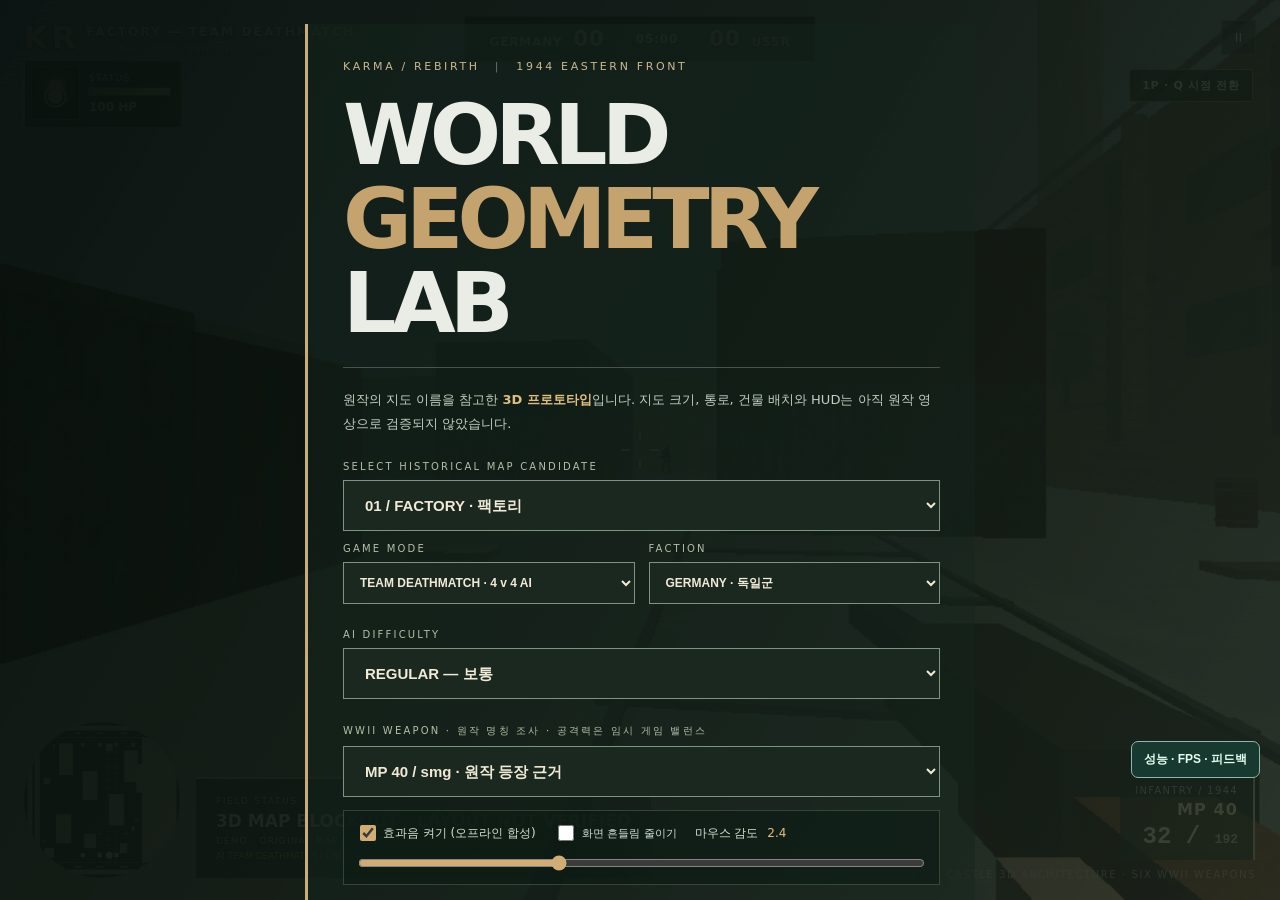
<file: site/index.html>
<!doctype html>
<html lang="ko"><head><meta charset="UTF-8"><meta name="viewport" content="width=device-width,initial-scale=1">
<title>KARMA REBIRTH · 3D Combat</title><link rel="stylesheet" href="style.css">
<script id="karma-primary-route">
// The primary entrypoint must open the current WebGL2 game, not Wave01's
// legacy canvas renderer. ?legacy=1 intentionally preserves the old demo.
(() => {
  if (new URLSearchParams(location.search).get("legacy") === "1") return;
  if (location.protocol === "file:") {
    // Browsers cannot reliably fetch the large skinned GLBs over file://.
    // Do not silently display old box-like geometry as the new 3D game.
    addEventListener("DOMContentLoaded", () => {
      const panel = document.querySelector(".overlay .menu");
      if (panel) panel.innerHTML = '<h1>KARMA REBIRTH — 3D 실행 안내</h1><p class="desc">실제 3D 병사·무기 에셋은 로컬 웹 서버에서 로딩됩니다.</p><p class="desc">Windows: 압축 해제 후 <b>PLAY_WINDOWS.bat</b>을 실행하세요.<br>Mac/Linux: 프로젝트 폴더에서 로컬 HTTP 서버를 시작한 뒤 접속하세요.</p><p><a href="three-d/index.html">3D 파일 직접 열기 (군인 GLB 로딩 제한)</a></p>';
    }, {once:true});
    return;
  }
  const game = new URL("three-d/index.html", location.href);
  game.search = location.search;
  game.hash = location.hash;
  location.replace(game.href);
})();
</script></head>
<body><main id="app" aria-label="오프라인 FPS 게임">
<canvas id="scene" width="960" height="540" aria-label="3D 전투 게임 화면"></canvas>
<div id="status" aria-live="polite" class="sr-only">시작 화면</div>
<div id="overlay" class="overlay"><section class="menu" role="dialog" aria-modal="true" aria-labelledby="heading">
<p class="eyebrow">PROJECT 2002 / OFFLINE RECONSTRUCTION <span class="dot">●</span> 1944 EASTERN FRONT</p>
<div class="flag">SINGLE-PLAYER COMBAT PROTOTYPE</div>
<h1 id="heading">KARMA<span class="slash">/</span><span class="accent">REBIRTH</span></h1>
<div class="rule"></div><p class="desc">카르마 온라인(2002)에 영감을 받은 비공식 팬메이드 재해석.<br>
과거전 · 폐허가 된 전초기지 · AI 상대 오프라인 교전</p>
<div class="mission"><span class="mission-tag">MISSION 01</span><strong>OPERATION: IRON DAWN</strong><small>12명 사살 또는 04:00 동안 살아남으십시오</small></div>
<p style="margin:16px 0 0;font-size:13px;"><a href="three-d/index.html" style="color:#e7c18a;font-weight:700;">▶ WAVE 03 / 실제 3D FACTORY · CASTLE 정찰 맵 열기</a></p>
<button id="start" type="button">작전 개시 <span>↗</span></button>
<p class="controls"><b>W A S D</b> 이동&nbsp;&nbsp;·&nbsp;&nbsp;<b>마우스</b> 조준 / 사격&nbsp;&nbsp;·&nbsp;&nbsp;<b>R</b> 재장전<br><b>1 / 2</b> 무기 교체&nbsp;&nbsp;·&nbsp;&nbsp;<b>SHIFT</b> 달리기&nbsp;&nbsp;·&nbsp;&nbsp;<b>ESC</b> 일시정지</p>
<p class="disclaimer">UNOFFICIAL TRIBUTE · NO ORIGINAL COPYRIGHTED ASSETS · NO ONLINE CONNECTION REQUIRED</p>
</section></div>
<div class="corner tl">FIELD TEST / WAVE 01</div><div class="corner tr">LOCAL BUILD · 2026</div>
</main><script src="sim.js"></script><script src="walls.js"></script><script src="soldiers.js"></script><script src="actors.js"></script><script src="visuals.js"></script><script src="game.js"></script></body></html>
</file>
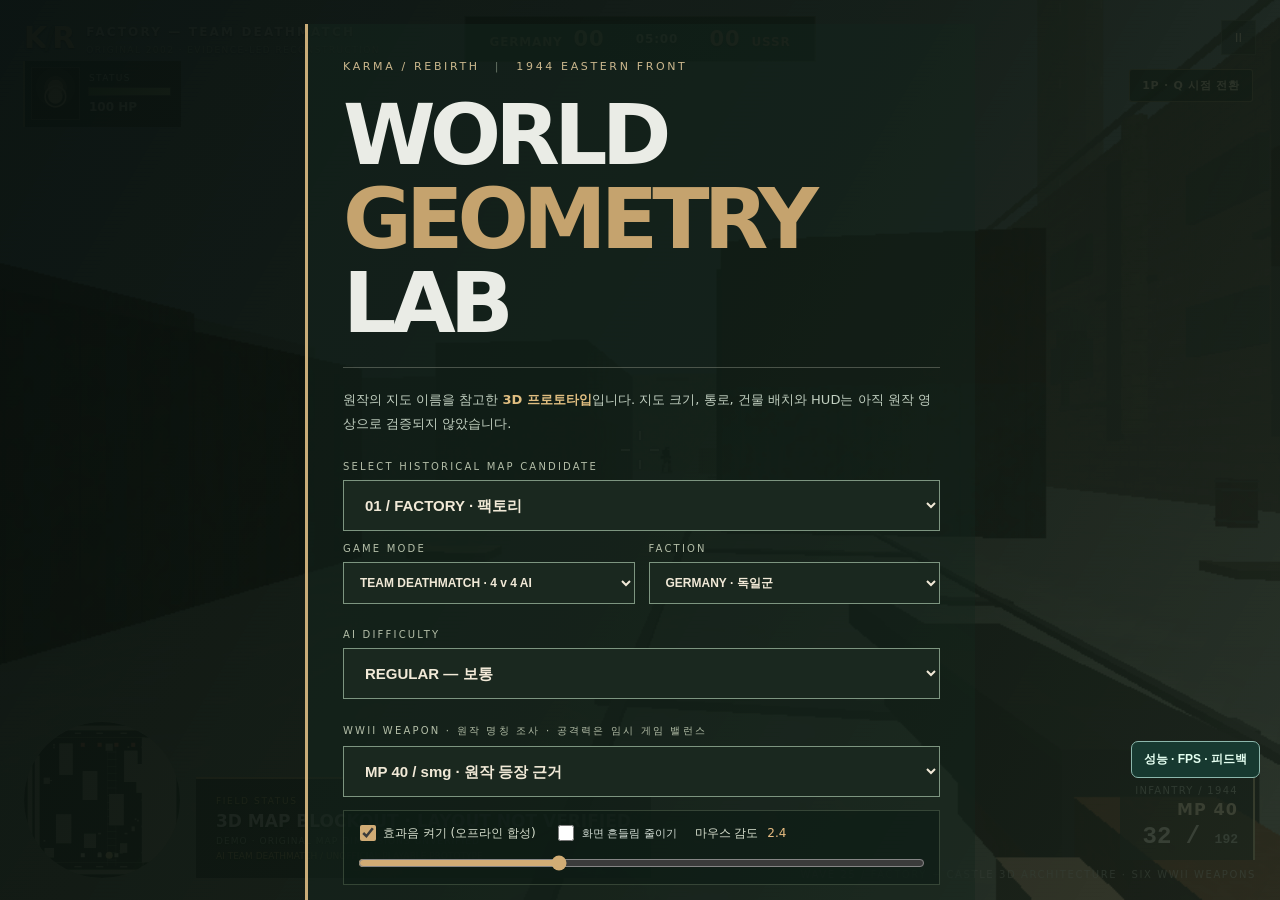
<file: site/three-d/index.html>
<!doctype html>
<html lang="ko"><head><meta charset="utf-8"><meta name="viewport" content="width=device-width, initial-scale=1">
<title>KARMA REBIRTH — Wave 25 Architectural 3D + Performance</title><link rel="stylesheet" href="style.css"><link rel="stylesheet" href="tdm.css"><link rel="stylesheet" href="wave4.css"><link rel="stylesheet" href="wave5.css"><link rel="stylesheet" href="combat-feedback.css"></head>
<body><main id="application">
<canvas id="viewport" aria-label="Factory, Castle, Training WebGL 3D first-person and third-person shooter"></canvas>
<div class="scanlines"></div>
<header><div class="brand">K<span>/</span>R</div><div><strong id="mission">FACTORY — GEOMETRY STUDY</strong><small>ORIGINAL 2002 · EVIDENCE-LED RECONSTRUCTION</small></div><button id="pause" type="button" aria-label="게임 일시정지">II</button></header>
<div id="scoreboard" role="status" aria-live="polite"><span class="axis">GERMANY <b id="score-german">00</b></span><span id="match-clock">05:00</span><span class="soviet"><b id="score-soviet">00</b> USSR</span></div>
<button id="camera-mode" type="button" aria-label="Q 시점 전환: 1인칭" aria-keyshortcuts="Q">1P · Q 시점 전환</button>
<div id="mouse-lock-status" role="status" aria-live="polite" hidden>마우스 잠금 대기 · 화면을 클릭해 조준을 고정하세요</div>
<div id="portrait" aria-label="병사 초상과 체력"><span class="soldier-portrait">◉</span><div class="vitals"><small>STATUS</small><div class="health-meter"><div id="health-fill"></div></div><span id="health-value">100 HP</span></div></div>
<div id="ammo-hud" aria-live="polite"><small>INFANTRY / 1944</small><strong id="gun-name">MP 40</strong><span><b id="hud-clip">32</b> / <b id="hud-reserve">160</b></span></div>
<div class="crosshair"><span class="north"></span><span class="west"></span><span class="east"></span><span class="south"></span></div>
<div class="bottom"><canvas id="mini" width="156" height="156" aria-label="임시 전술 미니맵"></canvas><div class="stat"><span class="label">FIELD STATUS</span><strong id="stats">READY</strong><span>DEMO · ORIGINAL MAP DIMENSIONS UNVERIFIED</span></div></div>
<div id="glow"></div><div class="survey-stamp">WAVE 25 / FACTORY + CASTLE 3D ARCHITECTURE · SIX WWII WEAPONS</div>
<aside id="benchmark" hidden aria-label="Live performance metrics"><strong>LIVE PERFORMANCE</strong><span id="bench-fps">Measuring FPS…</span><span id="bench-frame">Frame time: --</span><span id="bench-render">CPU scene/render: --</span><span id="bench-ai">AI logic: --</span><small>Actual browser RAF · not GPU timestamp · Wave 05</small></aside>
<section id="menu" aria-label="작전 메뉴" class="scrim">
  <div class="panel">
  <p class="kicker">KARMA / REBIRTH <span class="divider-pipe">|</span> 1944 EASTERN FRONT</p>
  <h1 id="menu-title">WORLD <em>GEOMETRY</em> LAB</h1>
  <p class="warning">원작의 지도 이름을 참고한 <b>3D 프로토타입</b>입니다. 지도 크기, 통로, 건물 배치와 HUD는 아직 원작 영상으로 검증되지 않았습니다.</p>
  <label for="map-picker">SELECT HISTORICAL MAP CANDIDATE</label>
  <select id="map-picker"><option value="factory">01 / FACTORY · 팩토리</option><option value="castle">02 / CASTLE · 캐슬</option><option value="training">03 / TRAINING · 자체 제작 사격장 (원본 맵 구조 미확인)</option></select>
  <div class="choice-grid"><div><label for="mode-picker">GAME MODE</label><select id="mode-picker"><option value="tdm">TEAM DEATHMATCH · 4 v 4 AI</option><option value="practice">MAP PRACTICE · 훈련</option></select></div><div><label for="team-picker">FACTION</label><select id="team-picker"><option value="german">GERMANY · 독일군</option><option value="soviet">USSR · 소련군</option></select></div></div>
  <label for="difficulty-picker">AI DIFFICULTY</label><select id="difficulty-picker"><option value="normal">REGULAR — 보통</option><option value="rookie">ROOKIE — 초급</option><option value="veteran">VETERAN — 숙련</option></select>
  <label for="weapon-picker">WWII WEAPON · 원작 명칭 조사 · 공격력은 임시 게임 밸런스</label><select id="weapon-picker" aria-label="독일군·소련군 무기 선택"></select>
  <div class="optionrow"><label class="sound-control"><input id="enable-audio" type="checkbox" checked> 효과음 켜기 (오프라인 합성)</label><label id="w23-motion-label"><input id="w23-reduce-motion" type="checkbox"> 화면 흔들림 줄이기</label><label for="sensitivity">마우스 감도 <output id="sensitivity-value">2.4</output></label><input id="sensitivity" type="range" min="1" max="5" value="2.4" step=".2"></div>
  <div class="briefing"><b>MISSION / 1944 EASTERN FRONT</b><span>4 대 4 오프라인 팀전. 아군 3명과 함께 상대 진영 AI 4명에게 맞서 20점을 먼저 달성하세요. 원작 병과/지도/유니폼을 검증한 완성본은 아닙니다.</span></div>
  <button id="start" type="button">4 : 4 전투 시작 <span>↗</span></button>
  <p class="help">Q 1·3인칭 전환 · [ / ] 무기 변경 · 3인칭 휠 줌 · WASD 이동 · Space 점프 · 마우스 시점 · 좌클릭 사격 · 우클릭 정조준 · R 재장전 · Shift 달리기 · Ctrl 앉기 · ESC 일시정지</p>
  <p class="help">WAVE 20 실제 Chrome 영상 (좌측 이전 / 우측 개선) · <a href="motion/Chrome-compare-walk.mp4" target="_blank" rel="noopener">걷기 MP4</a> · <a href="motion/Chrome-compare-shoot.mp4" target="_blank" rel="noopener">사격 MP4</a> · <a href="motion/Chrome-compare-reload.mp4" target="_blank" rel="noopener">재장전 MP4</a> · <a href="motion/Chrome-after-live-reload.mp4" target="_blank" rel="noopener">실제 탄약 교체</a> · <a href="motion/Chrome-compare-foot-lock.mp4" target="_blank" rel="noopener">실제 걷기 발 고정 비교 MP4</a></p>
  <p class="footer"><a href="../index.html?legacy=1">← WAVE 01 / 기존 게임으로 돌아가기</a> · <a href="PLAY_README_KO.txt" target="_blank" rel="noopener">오프라인 사용 설명</a> · <a href="assets/characters/LICENSE_CC0.txt" target="_blank" rel="noopener">캐릭터 라이선스</a> · <a href="assets/materials/ambientcg/LICENSE_CC0.txt" target="_blank" rel="noopener">실사 직물 CC0 라이선스</a> · <a href="assets/characters/quaternius_superhero_male_cc0.glb" download>GLB 원본</a> · <a href="assets/characters/LICENSE_PANZERGRENADIER_CC0.txt">Panzergrenadier CC0</a> · <a href="assets/characters/panzergrenadier_cc0.glb" download>WW2 Soldier GLB</a> · <a href="assets/characters/panzergrenadier_cc0_optimized.glb" download>Optimized WW2 Soldier CC0 GLB</a> · <a href="assets/characters/panzergrenadier_cc0_npc_lod.glb" download>German AI LOD GLB</a> · <a href="assets/characters/soviet_side_derived_cc0_interim.glb" download>Soviet-side interim CC0 derivative GLB (not historic)</a> · <a href="assets/characters/LICENSE_WAVE20_NPC_CC0.txt">AI CC0 provenance</a></p>
  </div>
</section>
<div id="no-webgl" hidden role="alert">이 브라우저는 WebGL2를 사용할 수 없습니다. Chrome/Edge/Safari 최신 버전을 사용하거나 하드웨어 가속 설정을 확인해주세요.</div>
</main><script>
window.addEventListener("error", function(e) {
  const panel=document.querySelector("#no-webgl");
  if(panel){panel.hidden=false;panel.textContent="3D 초기화 오류: "+e.message+" ("+e.filename.split("/").pop()+":"+e.lineno+")"; }
});
window.addEventListener("unhandledrejection", function(e) {
  const panel=document.querySelector("#no-webgl");if(panel){panel.hidden=false;panel.textContent="3D 초기화 거부: "+String(e.reason);}
});
</script><script src="maps.js?v=wave25b"></script><script src="weapons.js"></script><script src="weapon-motion.js"></script><script src="weapon-art.js?v=wave24"></script><script src="weapon-vfx.js?v=wave24"></script><script src="jump.js?v=wave21"></script><script src="aim-audit.js"></script><script src="aim14.js"></script><script src="variants.js?v=wave23"></script><script src="tdm.js?v=wave23"></script><script src="rig.js"></script><script src="camera.js"></script><script src="assets/quaternius-character-embedded.js"></script><script src="assets/materials/ww2_pbr_embedded.js"></script><script src="assets/materials/ambientcg/fabric065-photo-embedded.js"></script><script src="assets/animations/ual1-retargeted-embedded.js"></script><script src="assets/characters/panzergrenadier-ual-basis.js"></script><script src="real-character.js?v=wave24"></script><script src="skinned.js"></script><script src="audio.js"></script><script src="combat-feedback.js?v=wave23"></script><script src="engine.js?v=wave25b"></script><script src="wave18-diagnostics.js?v=wave23"></script></body></html>
</file>
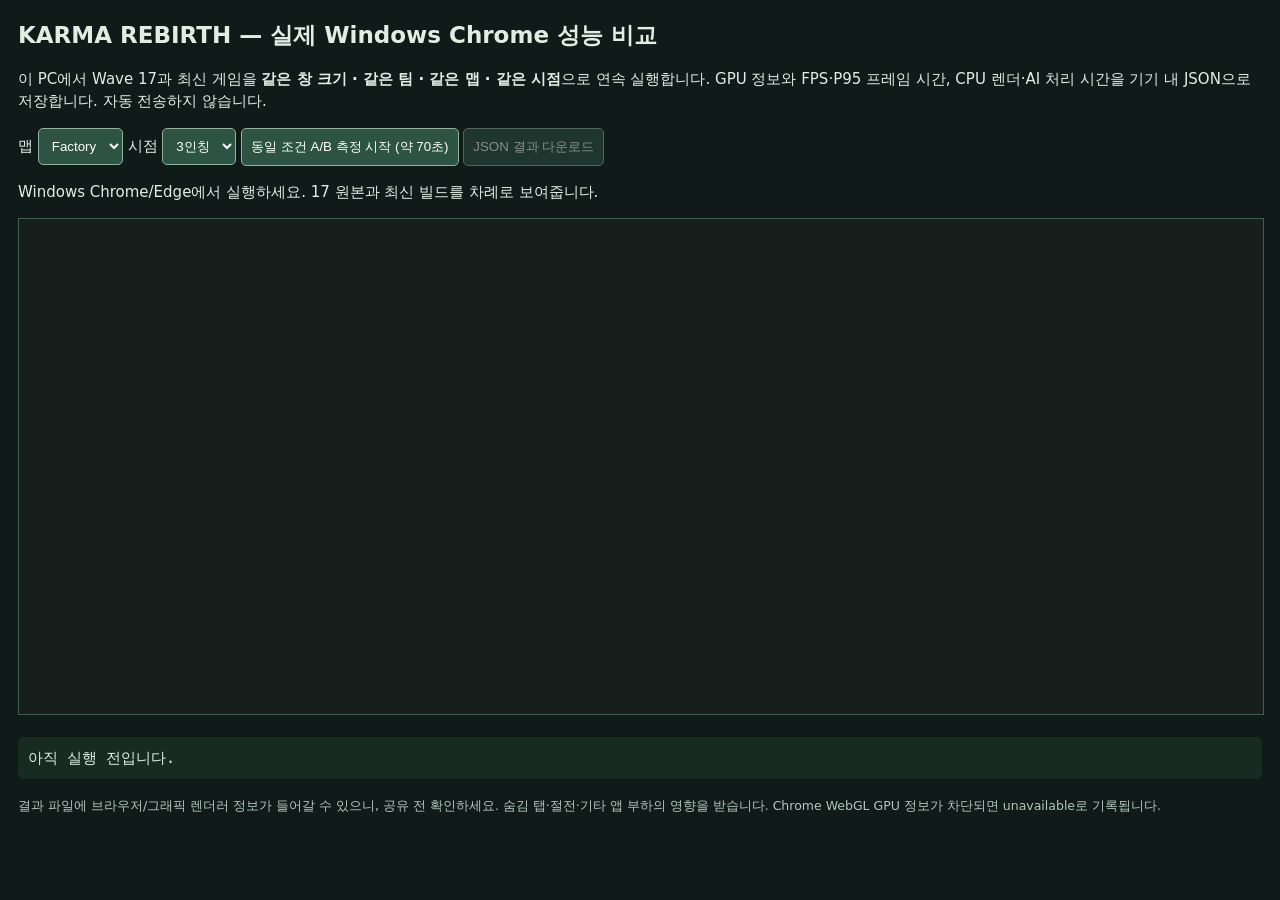
<file: site/COMPARE_WINDOWS.html>
<!doctype html><html lang="ko"><meta charset="utf-8"><meta name="viewport" content="width=device-width,initial-scale=1">
<title>KARMA REBIRTH Windows 실기 FPS 비교 — v17 vs v19</title>
<style>body{background:#101a19;color:#e0eee2;font:15px/1.5 system-ui;margin:18px}h1{font-size:23px}button,select{padding:9px;background:#2d5342;color:#fff;border:1px solid #92b39d;border-radius:5px}button{cursor:pointer}button:disabled{opacity:.5}#screen{width:100%;height:55vh;min-height:350px;border:1px solid #415d51;background:#161f1c}pre{white-space:pre-wrap;background:#172b23;padding:10px;border-radius:5px;max-height:240px;overflow:auto}small{color:#b1c8ba}</style>
<h1>KARMA REBIRTH — 실제 Windows Chrome 성능 비교</h1>
<p>이 PC에서 Wave 17과 최신 게임을 <b>같은 창 크기 · 같은 팀 · 같은 맵 · 같은 시점</b>으로 연속 실행합니다. GPU 정보와 FPS·P95 프레임 시간, CPU 렌더·AI 처리 시간을 기기 내 JSON으로 저장합니다. 자동 전송하지 않습니다.</p>
<label>맵 <select id="map"><option value="factory">Factory</option><option value="castle">Castle</option></select></label>
<label>시점 <select id="cam"><option value="third">3인칭</option><option value="first">1인칭</option></select></label>
<button id="begin">동일 조건 A/B 측정 시작 (약 70초)</button>
<button id="save" disabled>JSON 결과 다운로드</button>
<p id="status">Windows Chrome/Edge에서 실행하세요. 17 원본과 최신 빌드를 차례로 보여줍니다.</p>
<iframe id="screen" title="GPU performance benchmark game display" allow="fullscreen"></iframe>
<pre id="result">아직 실행 전입니다.</pre>
<small>결과 파일에 브라우저/그래픽 렌더러 정보가 들어갈 수 있으니, 공유 전 확인하세요. 숨김 탭·절전·기타 앱 부하의 영향을 받습니다. Chrome WebGL GPU 정보가 차단되면 unavailable로 기록됩니다.</small>
<script>
(()=>{"use strict";
const $=s=>document.querySelector(s),frame=$("#screen"),start=$("#begin"),save=$("#save"),log=$("#result"),status=$("#status");
let report=null;
const sleep=n=>new Promise(r=>setTimeout(r,n));
function sample(){
 const win=frame.contentWindow,doc=frame.contentDocument;
 const txt=id=>doc.getElementById(id)?.textContent||"";
 const number=(t,re)=>{const m=t.match(re);return m?Number(m[1]):null};
 const canvas=doc.getElementById("viewport");
 const gl=canvas?.getContext("webgl2");
 let renderer="unavailable",vendor="unavailable";
 try{const ext=gl?.getExtension("WEBGL_debug_renderer_info");if(ext){renderer=String(gl.getParameter(ext.UNMASKED_RENDERER_WEBGL));vendor=String(gl.getParameter(ext.UNMASKED_VENDOR_WEBGL));}else if(gl)renderer=String(gl.getParameter(gl.RENDERER));}catch{}
 return {fps:number(txt("bench-fps"),/FPS avg\s+([\d.]+)/),low1:number(txt("bench-fps"),/1% low ~([\d.]+)/),
 p95ms:number(txt("bench-frame"),/P95\s+([\d.]+)/),cpuSceneMs:number(txt("bench-render"),/render\s+([\d.]+)/),cpuAiMs:number(txt("bench-ai"),/logic\s+([\d.]+)/),
 renderer,vendor,webgl2:!!gl,resolution:canvas?[canvas.width,canvas.height]:null,model:win?.KarmaWave17Model?.state||null};
}
function stat(vals){const v=vals.filter(Number.isFinite).sort((a,b)=>a-b);if(!v.length)return null;return Math.round(v[Math.floor(v.length/2)]*100)/100;}
async function benchmark(test){
 status.textContent=test.label+" 로딩... ("+(test.index+1)+"/2)";
 const q=new URLSearchParams({preview:"1",benchmark:"1",map:$("#map").value,team:"german",camera:$("#cam").value});
 if(test.quality)q.set("quality",test.quality);
 frame.src=test.path+"?"+q;
 await new Promise((ok,no)=>{frame.onload=ok;frame.onerror=()=>no(Error("iframe load failed"));});
 await sleep(7000); // Model decode & shader compile warmup.
 const samples=[];for(let i=0;i<18;i++){await sleep(1000);const v=sample();samples.push(v);status.textContent=test.label+" — 수집 "+(i+1)+"/18초";log.textContent=JSON.stringify(v,null,2);}
 const stable=samples.slice(3);
 const last=stable.at(-1)||samples.at(-1)||{};
 return {label:test.label,quality:test.quality||"Wave17 original",seconds:18,
  medianFps:stat(stable.map(s=>s.fps)),medianP95Ms:stat(stable.map(s=>s.p95ms)),medianSceneCpuMs:stat(stable.map(s=>s.cpuSceneMs)),medianAiMs:stat(stable.map(s=>s.cpuAiMs)),
  gpuVendor:last.vendor,gpuRenderer:last.renderer,webgl2:last.webgl2,canvasPixels:last.resolution,validSamples:stable.filter(s=>Number.isFinite(s.fps)).length};
}
start.onclick=async()=>{
 start.disabled=true;save.disabled=true;report=null;
 try{
  const tests=[
   {index:0,label:"Wave 17 공식 배포본",path:"/benchmarks/wave17/three-d/index.html"},
   {index:1,label:"최신 최적화 빌드",path:"/three-d/index.html",quality:"fast"}];
  report={schema:"karma-local-browser-benchmark-v1",created:new Date().toISOString(),userAgent:navigator.userAgent,devicePixelRatio:devicePixelRatio,
   map:$("#map").value,camera:$("#cam").value,visibility:document.visibilityState,tests:[]};
  for(const test of tests)report.tests.push(await benchmark(test));
  const [a,b]=report.tests;report.deltaFps=(a.medianFps!=null&&b.medianFps!=null)?Math.round((b.medianFps-a.medianFps)*100)/100:null;
  report.speedupPct=(a.medianFps&&b.medianFps)?Math.round((b.medianFps/a.medianFps-1)*1000)/10:null;
  log.textContent=JSON.stringify(report,null,2);status.textContent="완료. JSON을 저장하고 이 채팅에 첨부해 주세요.";
  save.disabled=false;
 }catch(err){status.textContent="테스트 중단: "+String(err);log.textContent=String(err);}
 finally{start.disabled=false;}
};
save.onclick=()=>{if(!report)return;const blob=new Blob([JSON.stringify(report,null,2)],{type:"application/json"}),url=URL.createObjectURL(blob),a=document.createElement("a");a.href=url;a.download="KARMA_Windows_Wave17_vs_latest_"+report.map+"_"+report.camera+".json";a.click();setTimeout(()=>URL.revokeObjectURL(url),1500);};
})();
</script></html>
</file>
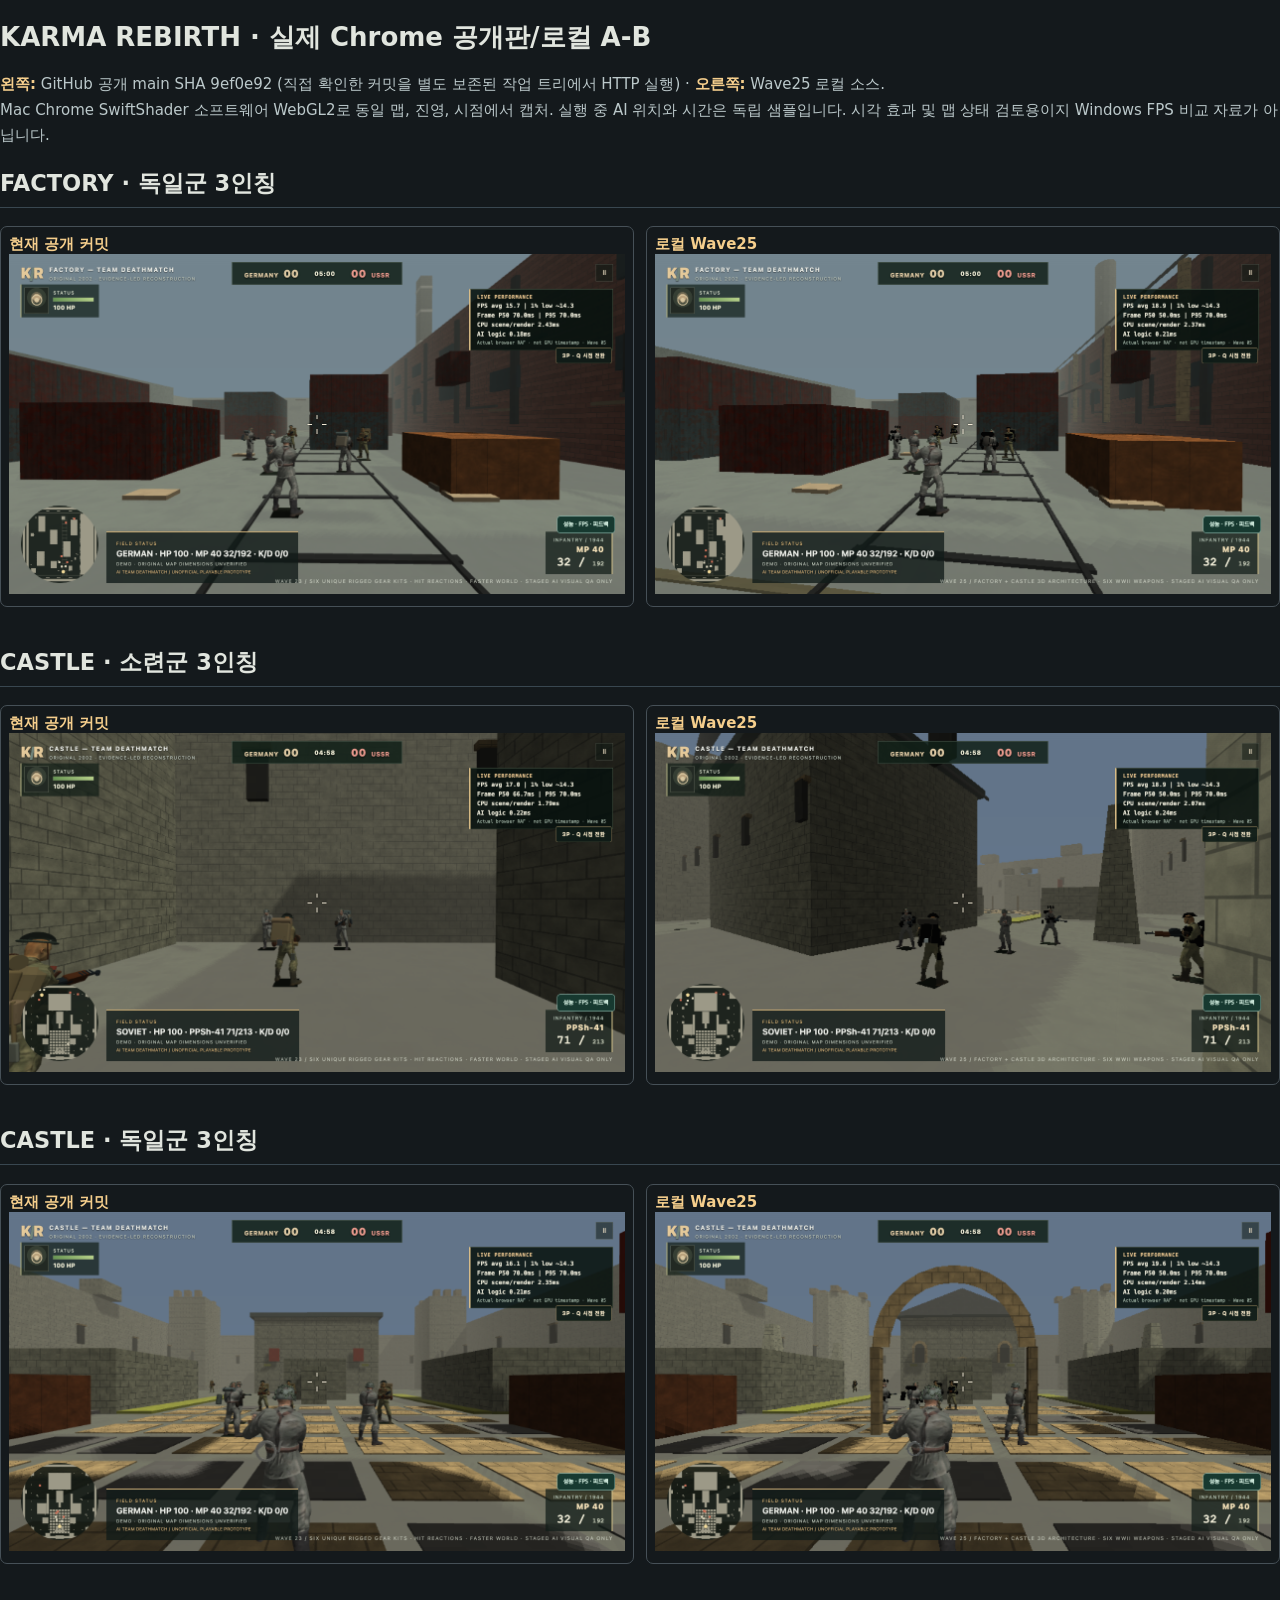
<file: site/research/wave25/compare.html>
<!doctype html><html lang="ko"><meta charset="utf-8"><meta name="viewport" content="width=device-width,initial-scale=1"><title>KARMA Wave25 · Published v Local Visual A/B</title><style>body{background:#14191c;color:#e1e5de;font:15px system-ui;margin:20px auto;max-width:1420px}h1{font-size:26px}p{color:#bbc8ca;line-height:1.7}.pair{display:grid;grid-template-columns:1fr 1fr;gap:12px;margin-bottom:40px}.shot{border:1px solid #465057;padding:8px;border-radius:7px}img{width:100%;height:auto}b{color:#f5ce8c}h2{border-bottom:1px solid #394750;padding-bottom:8px}@media(max-width:800px){.pair{grid-template-columns:1fr}}</style><h1>KARMA REBIRTH · 실제 Chrome 공개판/로컬 A-B</h1><p><b>왼쪽:</b> GitHub 공개 main SHA 9ef0e92 (직접 확인한 커밋을 별도 보존된 작업 트리에서 HTTP 실행) · <b>오른쪽:</b> Wave25 로컬 소스.<br>Mac Chrome SwiftShader 소프트웨어 WebGL2로 동일 맵, 진영, 시점에서 캡처. 실행 중 AI 위치와 시간은 독립 샘플입니다. 시각 효과 및 맵 상태 검토용이지 Windows FPS 비교 자료가 아닙니다.</p>
<section><h2>FACTORY · 독일군 3인칭</h2><div class="pair"><div class="shot"><b>현재 공개 커밋</b><img src="../../screenshots/wave25-public-factory-german-actual-chrome.png"></div><div class="shot"><b>로컬 Wave25</b><img src="../../screenshots/wave25-factory-german-actual-chrome.png"></div></div></section>
<section><h2>CASTLE · 소련군 3인칭</h2><div class="pair"><div class="shot"><b>현재 공개 커밋</b><img src="../../screenshots/wave25-public-castle-soviet-actual-chrome.png"></div><div class="shot"><b>로컬 Wave25</b><img src="../../screenshots/wave25-castle-soviet-actual-chrome.png"></div></div></section>
<section><h2>CASTLE · 독일군 3인칭</h2><div class="pair"><div class="shot"><b>현재 공개 커밋</b><img src="../../screenshots/wave25-public-castle-german-actual-chrome.png"></div><div class="shot"><b>로컬 Wave25</b><img src="../../screenshots/wave25-castle-german-actual-chrome.png"></div></div></section></html>
</file>
<file: site/style.css>
*{box-sizing:border-box}html,body{margin:0;height:100%;overflow:hidden;background:#11150f;color:#ecebdf;font-family:system-ui,-apple-system,"Segoe UI",sans-serif}#app{position:relative;width:100vw;height:100dvh;overflow:hidden;background:#161912;display:grid;place-items:center}canvas{width:100%;height:100%;object-fit:cover;image-rendering:auto}#app:after{content:"";pointer-events:none;position:absolute;inset:0;background:repeating-linear-gradient(0deg,transparent 0 3px,#080f0a10 4px 5px);opacity:.35}.overlay{position:absolute;inset:0;z-index:5;background:linear-gradient(110deg,#070b07ef 0%,#0d160fe2 44%,#12190a8c 100%);display:grid;place-items:center;padding:28px;overflow:auto}.overlay.hidden{display:none}.menu{width:min(720px,96vw);padding:28px 40px;border-left:3px solid #c19c60;position:relative;background:linear-gradient(110deg,#111b14bb,transparent)}.eyebrow{font-size:11px;letter-spacing:.19em;color:#a7b3a3;font-weight:700}.dot{color:#e5af63}.flag{display:inline-block;margin-top:54px;padding:7px 12px;border:1px solid #a9ad9766;color:#d5cba9;font-size:11px;letter-spacing:.19em}h1{font-size:clamp(48px,9vw,102px);line-height:.97;letter-spacing:-.075em;margin:16px 0 24px;font-weight:900;color:#f4efdc;text-shadow:0 6px 32px #0008}.slash{color:#776f51;padding:0 .1em;font-weight:300}.accent{color:#cfaa6f}.rule{height:2px;background:linear-gradient(90deg,#c3a06d,transparent);max-width:545px}.desc{line-height:1.75;color:#b8c1b3;font-size:14px;margin:18px 0 27px}.mission{border:1px solid #b8c09b40;background:#81906712;display:flex;flex-direction:column;gap:8px;padding:18px 22px;max-width:480px}.mission-tag{font-size:10px;letter-spacing:.2em;color:#d2a86b}.mission strong{font-size:22px;letter-spacing:.06em}.mission small{color:#a8ada0}button{border:0;background:#cba66d;color:#10170f;font-weight:900;font-size:17px;letter-spacing:.16em;padding:19px 27px;width:min(480px,100%);margin:20px 0 0;cursor:pointer;text-align:left;transition:background .15s}button span{float:right}button:hover,button:focus-visible{background:#f1ce91;outline:3px solid #e7c89388;outline-offset:3px}.controls{font-size:12px;color:#a8b0a2;line-height:2;margin-top:23px}.controls b{color:#e8e3cf}.disclaimer{font-size:9px;letter-spacing:.11em;color:#6d7a6d;margin-top:28px}.corner{position:absolute;z-index:2;font-size:10px;letter-spacing:.2em;color:#c7c9b59c;top:16px;pointer-events:none}.tl{left:18px}.tr{right:18px}.sr-only{position:absolute;width:1px;height:1px;overflow:hidden;clip:rect(0,0,0,0)}@media(max-width:640px){.menu{padding:10px 14px}.flag{margin-top:18px}h1{font-size:clamp(40px,11vw,70px)}.desc{font-size:12px}.mission strong{font-size:17px}.corner{display:none}}
</file>
<file: site/three-d/style.css>
*{box-sizing:border-box}html,body{margin:0;height:100%;overflow:hidden;background:#151c1b;color:#eaece6;font-family:Inter,system-ui,-apple-system,'Segoe UI',sans-serif}#application{position:relative;width:100vw;height:100dvh;overflow:hidden}#viewport{display:block;width:100%;height:100%;background:#687979}.scanlines{pointer-events:none;position:absolute;inset:0;background:repeating-linear-gradient(0deg,transparent 0px,transparent 3px,#00000009 4px);z-index:2}header{position:absolute;left:24px;top:20px;right:24px;display:flex;align-items:center;gap:14px;z-index:3;text-shadow:0 1px 2px #0009}header .brand{font-size:30px;letter-spacing:-3px;font-weight:900;color:#e4c99a}header .brand span{color:#71847b}header strong{font-size:12px;letter-spacing:.18em}header small{display:block;color:#bdc7bc;font-size:9px;letter-spacing:.16em;margin-top:5px}header button{margin-left:auto;width:35px;height:35px;border:1px solid #a7ac9949;background:#1019148a;color:#fbecd0;cursor:pointer}.crosshair{position:absolute;left:50%;top:50%;width:38px;height:38px;transform:translate(-50%,-50%);z-index:2;pointer-events:none}.crosshair span{position:absolute;background:#f0e8d5;box-shadow:0 0 4px #000a}.crosshair .north{width:2px;height:9px;top:0;left:18px}.crosshair .south{width:2px;height:9px;bottom:0;left:18px}.crosshair .west{width:9px;height:2px;left:0;top:18px}.crosshair .east{width:9px;height:2px;right:0;top:18px}.bottom{position:absolute;left:24px;bottom:22px;right:24px;z-index:3;display:flex;align-items:flex-end;gap:16px;text-shadow:0 1px 2px #0009}#mini{width:156px;height:156px;border:1px solid #c6c5a267;image-rendering:auto}.stat{background:#101b18c9;border-top:2px solid #cbad77;min-width:270px;padding:17px 20px;display:grid;gap:5px}.stat .label{color:#e4be7d;font-size:9px;letter-spacing:.18em}.stat strong{font-size:17px}.stat>span:last-child{font-size:9px;letter-spacing:.12em;color:#b7c1b4}.survey-stamp{position:absolute;bottom:20px;right:24px;font-size:10px;letter-spacing:.16em;color:#e7ecdda1;z-index:3}#glow{position:absolute;pointer-events:none;left:calc(50% - 70px);top:calc(50% - 70px);width:140px;height:140px;background:radial-gradient(ellipse,#ffe0a7b2,transparent 70%);opacity:0}.scrim{position:absolute;inset:0;z-index:5;background:linear-gradient(120deg,#08100df5,#0e1710eb 52%,#1c261dd8);display:flex;align-items:center;justify-content:center;padding:24px;overflow:auto}.scrim[hidden],[hidden]{display:none!important}.panel{max-width:670px;width:100%;padding:25px 35px;border-left:3px solid #c9ac78;background:#15251e76}.kicker{color:#cbb78d;letter-spacing:.24em;font-size:11px}.divider-pipe{color:#677365;padding:0 9px}h1{font-size:clamp(46px,7.5vw,84px);line-height:1;letter-spacing:-.07em;margin:20px 0 22px}h1 em{font-style:normal;color:#c5a36e}.warning{font-size:13px;color:#c2d0c1;line-height:1.85;border-top:1px solid #c0c5b352;padding-top:20px}.warning b{color:#e0be81}.panel label{font-size:10px;display:block;letter-spacing:.22em;color:#b4bea8;margin-top:25px;margin-bottom:8px}.panel select{background:#1a281f;border:1px solid #7d9580;color:#f1e9d7;padding:15px 17px;width:100%;font-size:15px;font-weight:700;outline-color:#dfbe86}.briefing{display:grid;gap:9px;background:#b3b98a13;border:1px solid #a0a89342;padding:19px 21px;margin-top:19px}.briefing b{color:#d6b784;font-size:11px;letter-spacing:.15em}.briefing span{font-size:12px;color:#c0cabc;line-height:1.7}#start{background:#d2ad75;color:#141c17;border:0;width:100%;font-weight:800;font-size:16px;letter-spacing:.15em;padding:20px 21px;margin-top:20px;text-align:left;cursor:pointer}#start span{float:right}#start:hover,#start:focus-visible{outline:3px solid #f2d4a6;outline-offset:3px;background:#ebc68c}.help{font-size:11px;color:#aeb9b0;line-height:1.8;margin-top:17px}.footer{margin-top:23px}.footer a{font-size:12px;color:#d3bb97;text-decoration:none}.footer a:hover{text-decoration:underline}#no-webgl{position:absolute;z-index:8;inset:20px;background:#24150e;padding:35px;font-size:18px}@media(max-width:640px){.panel{padding:12px 14px}.bottom{left:10px;bottom:8px}#mini{width:84px;height:84px}.stat{min-width:0;padding:9px 10px}.stat strong{font-size:11px}.survey-stamp{display:none}header{left:12px;top:12px;right:12px}h1{font-size:47px}}
</file>
<file: site/three-d/tdm.css>
/* Offline 1944 4v4 TDM HUD and clear faction color cues */
.choice-grid{display:grid;grid-template-columns:1fr 1fr;gap:14px}
.choice-grid select{font-size:12px;padding:12px}
.choice-grid label{margin-top:12px}
#scoreboard{position:absolute;z-index:3;top:16px;left:50%;transform:translateX(-50%);display:flex;align-items:center;gap:24px;border:1px solid #a5af9d61;background:#102018d8;padding:10px 24px;white-space:nowrap;font-size:12px;font-weight:800;letter-spacing:.07em;text-shadow:0 2px 3px #000b}
#scoreboard .axis{color:#dfcaa4}#scoreboard .soviet{color:#ea9a8d}
#scoreboard b{font-size:21px;padding:0 6px}
#match-clock{color:#eeecd5;min-width:45px;text-align:center}
#application.tdm .stat{min-width:335px}
#application.tdm .stat:after{content:"AI TEAM DEATHMATCH / UNOFFICIAL PLAYABLE PROTOTYPE";font-size:9px;color:#d0ae78}
@media(max-width:640px){#scoreboard{top:58px;gap:9px;padding:5px 7px;font-size:9px}.choice-grid{grid-template-columns:1fr}#application.tdm .stat{min-width:0}}
.optionrow{display:flex;flex-wrap:wrap;gap:9px 18px;align-items:center;margin-top:13px;padding:11px 12px;border:1px solid #b5c8a43a;background:#0d1b14a8}
.optionrow label{margin:0;color:#d7dfce;font-size:12px;letter-spacing:0}
.optionrow input[type="range"]{min-width:155px;accent-color:#d1ac75;flex:1}
.optionrow input[type="checkbox"]{accent-color:#d1ac75;width:16px;height:16px;vertical-align:middle}
.optionrow output{color:#e7bc82;margin-left:5px}
/* Safe overflow alignment: all controls remain reachable on short laptop viewports. */
.scrim{align-items:flex-start;overscroll-behavior:contain}
.scrim .panel{margin:0 auto}
</file>
<file: site/three-d/wave4.css>
/* Wave04: deliberately source-led 2003 HUD silhouette, not a pixel-perfect copyright asset copy */
#portrait{position:absolute;top:61px;left:23px;display:flex;align-items:center;gap:9px;z-index:3;background:#101c16b3;border-left:2px solid #aeae80;padding:6px 11px 7px 6px;pointer-events:none}
.soldier-portrait{width:49px;height:53px;display:grid;place-items:center;font-size:29px;color:#d8c69f;background:radial-gradient(circle at 50% 38%,#b9a17c 0 19%,#69644f 20% 28%,#363f34 29% 49%,#222923 50%);border:1px solid #818976a0}
#portrait .vitals{min-width:81px;display:grid;gap:5px}
#portrait .vitals small{font-size:9px;letter-spacing:.15em;color:#d9e0cc}
.health-meter{height:7px;background:#2c3430;outline:1px solid #a2ae8b61}
#health-fill{height:7px;width:100%;background:linear-gradient(90deg,#689553,#b7d18a)}
#health-value{font-size:12px;font-weight:800;color:#e6e5ce}
#application.tdm #mini{border-radius:50%;box-shadow:0 0 0 4px #c8ba8b8c,0 3px 9px #0009;clip-path:circle(50%);border:0}
#ammo-hud{position:absolute;right:25px;bottom:40px;z-index:3;display:grid;gap:4px;min-width:134px;text-align:right;padding:10px 15px;background:#111b17ba;border-right:2px solid #d6c58e}
#ammo-hud small{letter-spacing:.13em;color:#b3c2b3;font-size:10px}
#gun-name{font-weight:800;font-size:16px;letter-spacing:.07em;color:#f7e3ba}
#ammo-hud span{font:700 24px 'Courier New',monospace;color:#f1edd8}
#ammo-hud #hud-reserve{font-size:13px;color:#c1c7b3}
#application.tdm .bottom .stat{margin-bottom:0;min-width:320px}
#application.tdm .bottom{left:24px}
@media(max-width:720px){#portrait{top:97px;left:10px}.soldier-portrait{width:31px;height:34px}#ammo-hud{right:6px;bottom:13px;padding:5px 8px;min-width:100px}.health-meter{width:55px}#application.tdm .bottom .stat{display:none}}
</file>
<file: site/three-d/wave5.css>
#benchmark{position:absolute;top:70px;right:24px;z-index:3;background:#07110edb;border:1px solid #9cab8a70;border-left:3px solid #dec088;color:#e6e4d3;padding:10px 13px;display:grid;gap:5px;font:700 12px ui-monospace,monospace;min-width:250px;pointer-events:none}
#benchmark[hidden]{display:none}
#benchmark strong{color:#e3c08b;letter-spacing:.1em;font-size:10px}
#benchmark small{font-size:9px;font-weight:400;color:#a0b3a4}
@media(max-width:700px){#benchmark{top:123px;right:5px;min-width:160px;font-size:10px}}
#camera-mode{position:absolute;right:27px;top:69px;z-index:4;cursor:pointer;border:1px solid #e4bd837e;background:#0d1b16e6;color:#f2e4c5;padding:8px 12px;letter-spacing:.07em;font:bold 11px system-ui,sans-serif;border-radius:3px}
#camera-mode:focus-visible{outline:2px solid #f4d88e;outline-offset:2px}
#camera-mode:hover{background:#293b31}
#mouse-lock-status{position:absolute;top:47%;left:50%;transform:translate(-50%,-50%);z-index:6;background:#07130de8;color:#ffe4ab;border:1px solid #deb877;padding:13px 22px;text-align:center;font:700 13px system-ui,sans-serif;pointer-events:none;max-width:75vw}
#mouse-lock-status[hidden]{display:none}
#application:has(#benchmark:not([hidden])) #camera-mode{top:188px}
@media(max-width:700px){#camera-mode{top:131px;right:6px;font-size:9px;padding:6px 8px}}
</file>
<file: site/three-d/combat-feedback.css>
/* Wave23 transient source-confirmed hit feedback. Never blocks clicks. */
#w23-combat-feedback{position:absolute;inset:0;pointer-events:none;z-index:8;overflow:hidden;--shake:0}
#w23-combat-feedback .w23-hitmark{position:absolute;top:calc(50% - 20px);left:calc(50% - 18px);width:36px;height:36px;display:flex;align-items:center;justify-content:center;font:800 29px/1 system-ui;color:#f6ead4;text-shadow:0 0 7px #151e16,0 0 10px #cb4d1e;opacity:0;transition:opacity .08s ease-out}
#w23-combat-feedback .w23-hitmark.headshot{color:#ffc56d;font-size:35px;text-shadow:0 0 10px #fa6729}
#w23-combat-feedback .w23-direction{position:absolute;background:linear-gradient(90deg,transparent,rgba(255,97,67,.72),transparent);height:10px;width:116px;opacity:0;filter:blur(2px);transition:opacity .06s ease-out;border-radius:100%}
#w23-damage-top{left:calc(50% - 58px);top:11%}
#w23-damage-bottom{left:calc(50% - 58px);bottom:11%}
#w23-damage-left{left:7%;top:50%;transform:rotate(-90deg)}
#w23-damage-right{right:7%;top:50%;transform:rotate(90deg)}
#w23-combat-feedback .w23-wound{position:absolute;inset:0;box-shadow:inset 0 0 90px 12px #f33e31;opacity:0;transition:opacity .08s}
#w23-motion-label{font-size:11px!important;display:inline-flex;align-items:center;gap:5px;color:#d5dfd7}
@media(prefers-reduced-motion:reduce){#w23-combat-feedback *{transition:none!important}}
</file>
